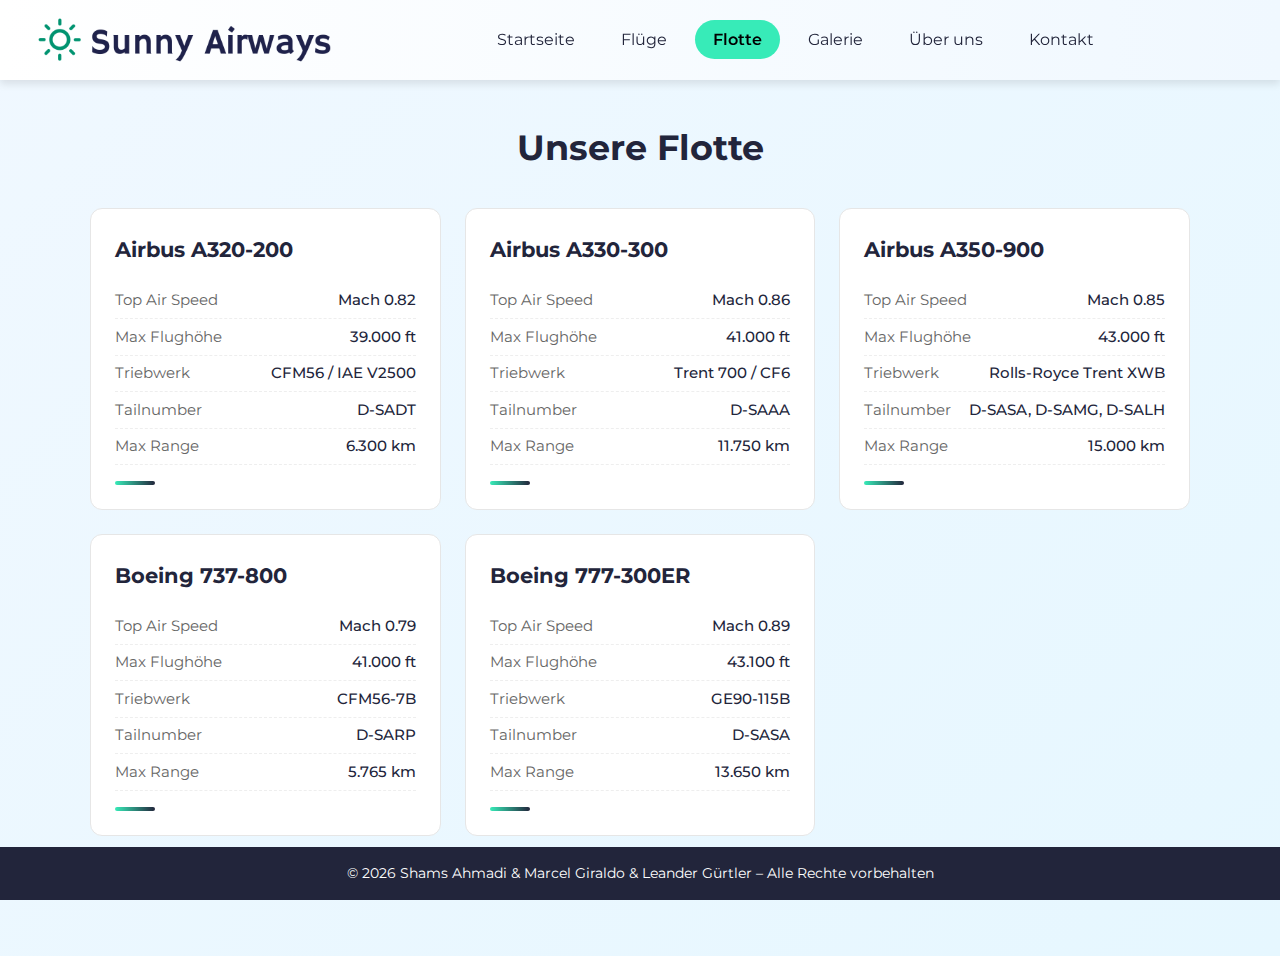
<file: fleet.html>
<!DOCTYPE html>
<html lang="de">
<head>
    <meta charset="UTF-8">
    <meta name="viewport" content="width=device-width, initial-scale=1.0">
    <title>Virtuelle Airline – Flotte</title>

    <!-- Schriftart -->
    <link href="https://fonts.googleapis.com/css2?family=Montserrat:wght@400;700&display=swap" rel="stylesheet">

    <style>
        :root {
            --secondary-mint: #37EBB8;
            --secondary-dark: #22253B;
            --bg: #ffffff;
            --text: #22253B;
            --card-border: #e6e6e6;
        }

        * {
            box-sizing: border-box;
            margin: 0;
            padding: 0;
        }

        body {
            font-family: 'Montserrat', sans-serif;
            background: linear-gradient(135deg, #f0f8ff 0%, #e6f7ff 100%);
            color: var(--text);
            line-height: 1.6;
            padding-top: 80px;   /* Platz für fixe Navbar */
            padding-bottom: 80px;/* Platz für fixen Footer */
        }

        /* ================= HEADER / NAVBAR ================= */
        header {
            position: fixed;
            top: 0;
            left: 0;
            width: 100%;
            background: linear-gradient(90deg, #ffffff 0%, #f0f8ff 100%);
            display: flex;
            align-items: center;
            padding: 10px 30px;
            box-shadow: 0 4px 8px rgba(0,0,0,0.1);
            z-index: 1000;
            height: 80px;
        }
        .logo {
            width: 280px;
            height: auto;
            margin-right: 30px;
            transform: scale(1.2);
        }

        nav {
            flex: 1;
        }

        nav ul {
            list-style: none;
            display: flex;
            justify-content: center;
            gap: 10px;
        }

        nav ul li a {
            text-decoration: none;
            color: var(--secondary-dark);
            padding: 10px 18px;
            border-radius: 25px;
            transition: background-color 0.25s ease, color 0.25s ease;
        }

        nav ul li a:hover {
            background-color: #e0e0e0;
        }

        nav ul li a.active {
            background-color: var(--secondary-mint);
            color: #000;
            font-weight: 600;
        }

        /* ================= MAIN ================= */
        main {
            padding: 40px 20px;
        }

        .container {
            max-width: 1100px;
            margin: 0 auto;
        }

        h1 {
            font-size: 2.2rem;
            margin-bottom: 2rem;
            color: var(--secondary-dark);
            text-align: center;
        }

        /* ================= FLEET ================= */
        .fleet-grid {
            display: grid;
            grid-template-columns: repeat(auto-fit, minmax(260px, 1fr));
            gap: 1.5rem;
        }

        .fleet-card {
            border: 1px solid var(--card-border);
            border-radius: 12px;
            padding: 1.5rem;
            background-color: #ffffff;
            transition: transform 0.2s ease, box-shadow 0.2s ease;
        }

        .fleet-card:hover {
            transform: translateY(-4px);
            box-shadow: 0 10px 25px rgba(0,0,0,0.08);
        }

        .aircraft-type {
            font-size: 1.3rem;
            font-weight: 700;
            margin-bottom: 1rem;
            color: var(--secondary-dark);
        }

        .spec {
            display: flex;
            justify-content: space-between;
            padding: 0.35rem 0;
            font-size: 0.95rem;
            border-bottom: 1px dashed #eee;
        }

        .spec:last-child {
            border-bottom: none;
        }

        .label {
            color: #666;
        }

        .value {
            font-weight: 500;
        }

        .accent {
            margin-top: 1rem;
            height: 4px;
            width: 40px;
            border-radius: 4px;
            background: linear-gradient(90deg, var(--secondary-mint), var(--secondary-dark));
        }

        /* ================= FOOTER ================= */
        footer {
            position: fixed;
            bottom: 0;
            left: 0;
            width: 100%;
            background-color: var(--secondary-dark);
            color: #ffffff;
            text-align: center;
            padding: 15px 20px;
            font-size: 0.9rem;
        }

        /* ================= RESPONSIVE ================= */
        @media (max-width: 768px) {
            nav ul {
                flex-direction: column;
            }
        }
    </style>
</head>
<body>

<header>
    <img class="logo" src="Sunny_Airways.png" alt="VirtualAir Logo">
    <nav>
        <ul>
            <li><a href="index.html">Startseite</a></li>
            <li><a href="#">Flüge</a></li>
            <li><a href="fleet.html" class="active">Flotte</a></li>
            <li><a href="gallery.html">Galerie</a></li>
            <li><a href="#">Über uns</a></li>
            <li><a href="#">Kontakt</a></li>
        </ul>
    </nav>
</header>

<main>
  <div class="container">
    <h1>Unsere Flotte</h1>

    <div class="fleet-grid">
      <div class="fleet-card">
        <div class="aircraft-type">Airbus A320-200</div>
        <div class="spec"><span class="label">Top Air Speed</span><span class="value">Mach 0.82</span></div>
        <div class="spec"><span class="label">Max Flughöhe</span><span class="value">39.000 ft</span></div>
        <div class="spec"><span class="label">Triebwerk</span><span class="value">CFM56 / IAE V2500</span></div>
        <div class="spec"><span class="label">Tailnumber</span><span class="value">D-SADT</span></div>
        <div class="spec"><span class="label">Max Range</span><span class="value">6.300 km</span></div>
        <div class="accent"></div>
      </div>

      <div class="fleet-card">
        <div class="aircraft-type">Airbus A330-300</div>
        <div class="spec"><span class="label">Top Air Speed</span><span class="value">Mach 0.86</span></div>
        <div class="spec"><span class="label">Max Flughöhe</span><span class="value">41.000 ft</span></div>
        <div class="spec"><span class="label">Triebwerk</span><span class="value">Trent 700 / CF6</span></div>
        <div class="spec"><span class="label">Tailnumber</span><span class="value">D-SAAA</span></div>
        <div class="spec"><span class="label">Max Range</span><span class="value">11.750 km</span></div>
        <div class="accent"></div>
      </div>

      <div class="fleet-card">
        <div class="aircraft-type">Airbus A350-900</div>
        <div class="spec"><span class="label">Top Air Speed</span><span class="value">Mach 0.85</span></div>
        <div class="spec"><span class="label">Max Flughöhe</span><span class="value">43.000 ft</span></div>
        <div class="spec"><span class="label">Triebwerk</span><span class="value">Rolls-Royce Trent XWB</span></div>
        <div class="spec"><span class="label">Tailnumber</span><span class="value">D-SASA, D-SAMG, D-SALH</span></div>
        <div class="spec"><span class="label">Max Range</span><span class="value">15.000 km</span></div>
        <div class="accent"></div>
      </div>

      <div class="fleet-card">
        <div class="aircraft-type">Boeing 737-800</div>
        <div class="spec"><span class="label">Top Air Speed</span><span class="value">Mach 0.79</span></div>
        <div class="spec"><span class="label">Max Flughöhe</span><span class="value">41.000 ft</span></div>
        <div class="spec"><span class="label">Triebwerk</span><span class="value">CFM56-7B</span></div>
        <div class="spec"><span class="label">Tailnumber</span><span class="value">D-SARP</span></div>
        <div class="spec"><span class="label">Max Range</span><span class="value">5.765 km</span></div>
        <div class="accent"></div>
      </div>

      <div class="fleet-card">
        <div class="aircraft-type">Boeing 777-300ER</div>
        <div class="spec"><span class="label">Top Air Speed</span><span class="value">Mach 0.89</span></div>
        <div class="spec"><span class="label">Max Flughöhe</span><span class="value">43.100 ft</span></div>
        <div class="spec"><span class="label">Triebwerk</span><span class="value">GE90-115B</span></div>
        <div class="spec"><span class="label">Tailnumber</span><span class="value">D-SASA</span></div>
        <div class="spec"><span class="label">Max Range</span><span class="value">13.650 km</span></div>
        <div class="accent"></div>
      </div>
    </div>
  </div>
</main>

<footer>
    &copy; 2026 Shams Ahmadi & Marcel Giraldo & Leander Gürtler – Alle Rechte vorbehalten
</footer>

</body>
</html>
</file>
